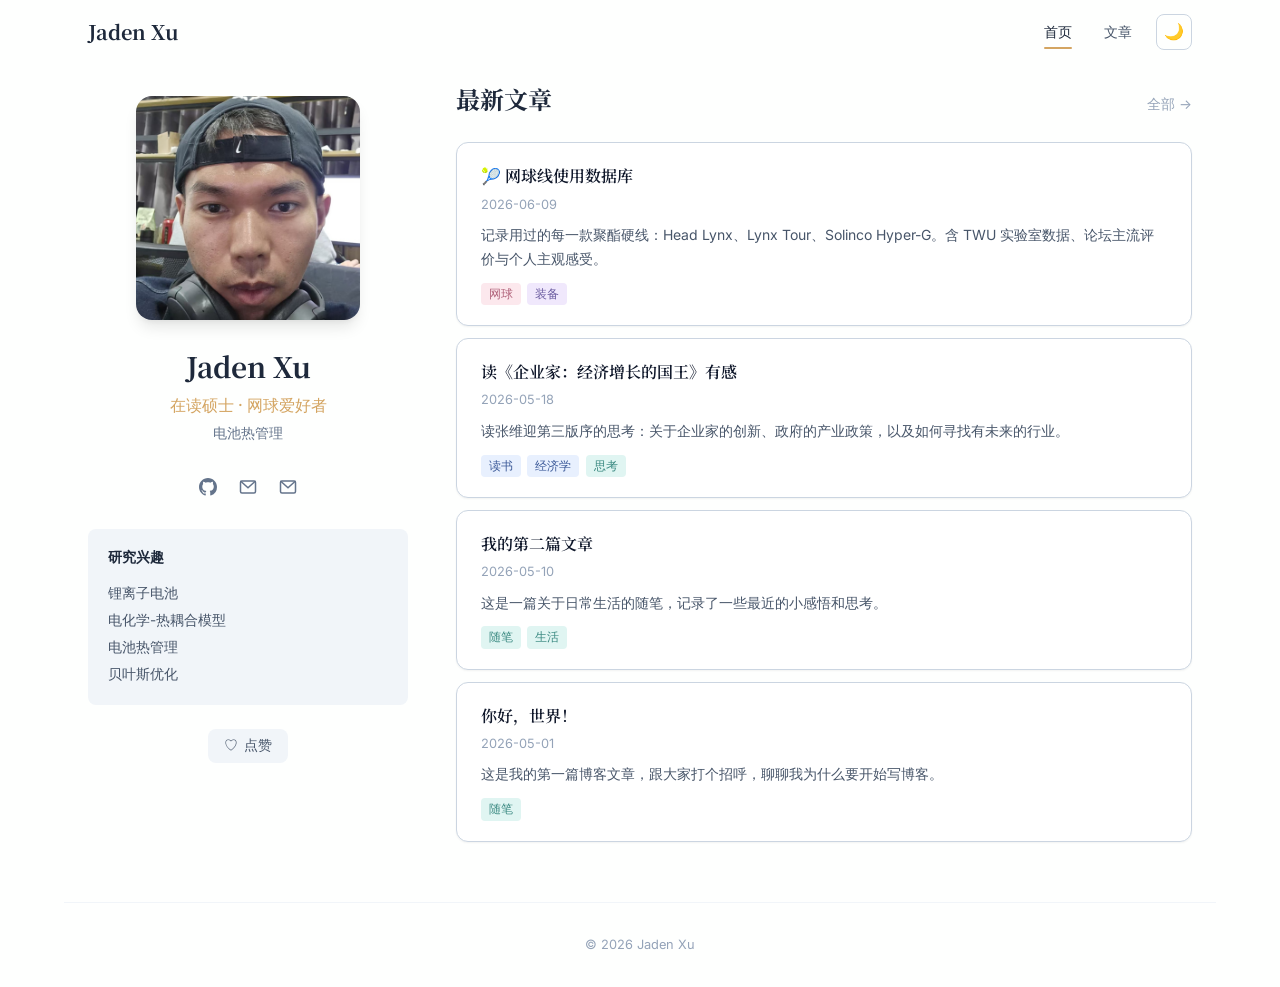
<file: index.html>
<!DOCTYPE html>
<html lang="zh-CN">
<head>
  <meta charset="UTF-8">
  <meta name="viewport" content="width=device-width, initial-scale=1.0">
  <title>Jaden Xu</title>
  <link rel="stylesheet" href="css/style.css">
  <script>if(localStorage.getItem('theme-prism')==='dark'||(!localStorage.getItem('theme-prism')&&window.matchMedia('(prefers-color-scheme:dark)').matches))document.documentElement.classList.add('dark')</script>
</head>
<body>
  <!-- 顶部导航栏 -->
  <nav class="navbar" id="navbar">
    <div class="nav-inner">
      <a href="index.html" class="nav-logo">Jaden Xu</a>
      <div class="nav-links" id="nav-links">
        <a href="index.html" class="active">首页</a>
        <a href="blog.html">文章</a>
        <button class="theme-toggle" id="theme-toggle" aria-label="切换主题">
          <span class="icon-light">☀️</span>
          <span class="icon-dark">🌙</span>
        </button>
      </div>
      <button class="hamburger" id="hamburger" aria-label="菜单">
        <svg width="20" height="20" viewBox="0 0 24 24" fill="none" stroke="currentColor" stroke-width="2">
          <line x1="4" y1="6" x2="20" y2="6"></line>
          <line x1="4" y1="12" x2="20" y2="12"></line>
          <line x1="4" y1="18" x2="20" y2="18"></line>
        </svg>
      </button>
    </div>
  </nav>

  <!-- 移动端菜单 -->
  <div class="mobile-nav" id="mobile-nav">
    <a href="index.html" class="active">首页</a>
    <a href="blog.html">文章</a>
  </div>

  <!-- 主内容区 -->
  <div class="page-content">
    <div class="layout">
      <!-- 左侧 Profile -->
      <aside class="profile">
        <div class="profile-avatar fade-in">
          <img src="images/avatar.jpg?v=2" alt="头像">
        </div>
        <div class="profile-info fade-in">
          <h1 class="profile-name">Jaden Xu</h1>
          <p class="profile-title">在读硕士 · 网球爱好者</p>
          <p class="profile-institution">电池热管理</p>
        </div>
        <div class="profile-social fade-in">
          <a href="https://github.com/xupu2846" target="_blank" title="GitHub">
            <svg width="18" height="18" viewBox="0 0 24 24" fill="currentColor"><path d="M12 0C5.37 0 0 5.37 0 12c0 5.31 3.435 9.795 8.205 11.385.6.105.825-.255.825-.57 0-.285-.015-1.23-.015-2.235-3.015.555-3.795-.735-4.035-1.41-.135-.345-.72-1.41-1.23-1.695-.42-.225-1.02-.78-.015-.795.945-.015 1.62.87 1.845 1.23 1.08 1.815 2.805 1.305 3.495.99.105-.78.42-1.305.765-1.605-2.67-.3-5.46-1.335-5.46-5.925 0-1.305.465-2.385 1.23-3.225-.12-.3-.54-1.53.12-3.18 0 0 1.005-.315 3.3 1.23.96-.27 1.98-.405 3-.405s2.04.135 3 .405c2.295-1.56 3.3-1.23 3.3-1.23.66 1.65.24 2.88.12 3.18.765.84 1.23 1.905 1.23 3.225 0 4.605-2.805 5.625-5.475 5.925.435.375.81 1.095.81 2.22 0 1.605-.015 2.895-.015 3.3 0 .315.225.69.825.57A12.02 12.02 0 0024 12c0-6.63-5.37-12-12-12z"/></svg>
          </a>
          <a href="mailto:xupu2846@gmail.com" title="Gmail">
            <svg width="18" height="18" viewBox="0 0 24 24" fill="none" stroke="currentColor" stroke-width="2"><rect x="2" y="4" width="20" height="16" rx="2"/><path d="M22 4L12 13 2 4"/></svg>
          </a>
          <a href="mailto:xupu2846@163.com" title="163 邮箱">
            <svg width="18" height="18" viewBox="0 0 24 24" fill="none" stroke="currentColor" stroke-width="2"><rect x="2" y="4" width="20" height="16" rx="2"/><path d="M22 4L12 13 2 4"/></svg>
          </a>
        </div>
        <div class="profile-interests fade-in">
          <h3>研究兴趣</h3>
          <ul>
            <li>锂离子电池</li>
            <li>电化学-热耦合模型</li>
            <li>电池热管理</li>
            <li>贝叶斯优化</li>
          </ul>
        </div>
        <div class="like-btn-wrap fade-in">
          <button class="like-btn" id="like-btn">
            <span class="like-icon">♡</span>
            <span class="like-text">点赞</span>
          </button>
        </div>
      </aside>

      <!-- 右侧内容 -->
      <main class="content-area">
        <div class="section-header fade-in">
          <h2 class="section-title">最新文章</h2>
          <a href="blog.html" class="view-all">全部 →</a>
        </div>
        <div id="recent-posts"></div>
      </main>
    </div>
  </div>

  <footer class="footer">
    <p>© 2026 Jaden Xu</p>
  </footer>

  <script src="js/theme.js"></script>
  <script src="js/blog.js"></script>
  <script>
    // 渲染最新文章
    const recentPosts = posts.slice(0, 5);
    const container = document.getElementById('recent-posts');
    if (recentPosts.length === 0) {
      container.innerHTML = '<div class="empty-state"><p>还没有文章</p></div>';
    } else {
      recentPosts.forEach((post, i) => {
        const tagsHtml = post.tags
          ? post.tags.map(t => '<span class="post-tag ' + getTagClass(t) + '">' + t + '</span>').join('')
          : '';
        const card = document.createElement('a');
        card.className = 'post-card fade-in';
        card.href = post.url;
        card.style.transitionDelay = (i * 0.1) + 's';
        card.innerHTML =
          '<h3>' + post.title + '</h3>' +
          '<div class="post-meta">' + post.date + '</div>' +
          (post.excerpt ? '<p class="post-excerpt">' + post.excerpt + '</p>' : '') +
          (tagsHtml ? '<div class="post-tags">' + tagsHtml + '</div>' : '');
        container.appendChild(card);
      });
    }

    // 淡入动画
    setTimeout(function() {
      document.querySelectorAll('.fade-in').forEach(function(el) {
        el.classList.add('visible');
      });
    }, 50);
  </script>
</body>
</html>
</file>
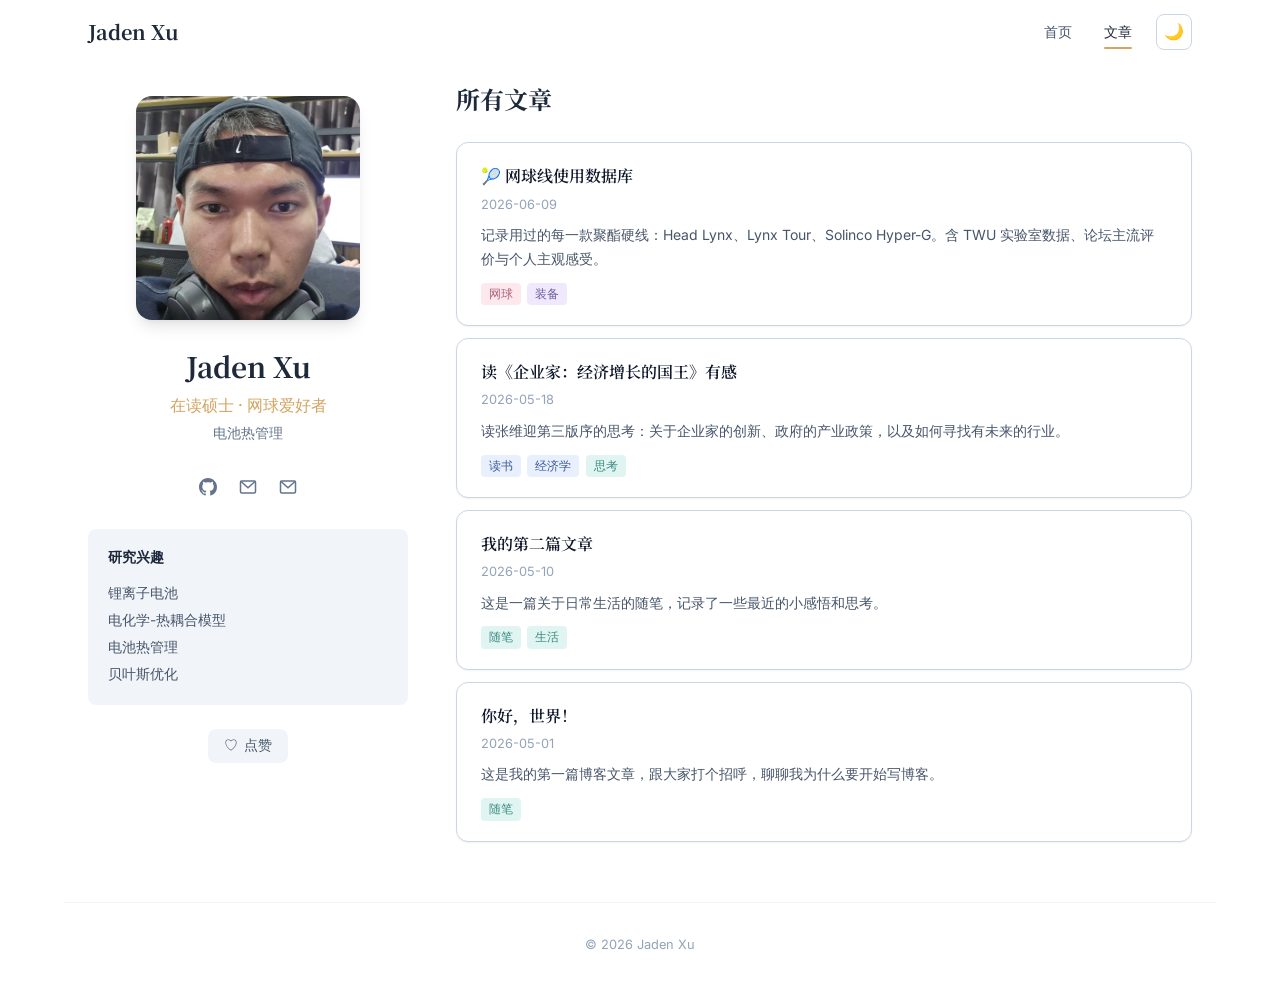
<file: blog.html>
<!DOCTYPE html>
<html lang="zh-CN">
<head>
  <meta charset="UTF-8">
  <meta name="viewport" content="width=device-width, initial-scale=1.0">
  <title>文章 - Jaden Xu</title>
  <link rel="stylesheet" href="css/style.css">
  <script>if(localStorage.getItem('theme-prism')==='dark'||(!localStorage.getItem('theme-prism')&&window.matchMedia('(prefers-color-scheme:dark)').matches))document.documentElement.classList.add('dark')</script>
</head>
<body>
  <!-- 顶部导航栏 -->
  <nav class="navbar" id="navbar">
    <div class="nav-inner">
      <a href="index.html" class="nav-logo">Jaden Xu</a>
      <div class="nav-links" id="nav-links">
        <a href="index.html">首页</a>
        <a href="blog.html" class="active">文章</a>
        <button class="theme-toggle" id="theme-toggle" aria-label="切换主题">
          <span class="icon-light">☀️</span>
          <span class="icon-dark">🌙</span>
        </button>
      </div>
      <button class="hamburger" id="hamburger" aria-label="菜单">
        <svg width="20" height="20" viewBox="0 0 24 24" fill="none" stroke="currentColor" stroke-width="2">
          <line x1="4" y1="6" x2="20" y2="6"></line>
          <line x1="4" y1="12" x2="20" y2="12"></line>
          <line x1="4" y1="18" x2="20" y2="18"></line>
        </svg>
      </button>
    </div>
  </nav>

  <!-- 移动端菜单 -->
  <div class="mobile-nav" id="mobile-nav">
    <a href="index.html">首页</a>
    <a href="blog.html" class="active">文章</a>
  </div>

  <!-- 主内容区 -->
  <div class="page-content">
    <div class="layout">
      <!-- 左侧 Profile -->
      <aside class="profile">
        <div class="profile-avatar fade-in">
          <img src="images/avatar.jpg?v=2" alt="头像">
        </div>
        <div class="profile-info fade-in">
          <h1 class="profile-name">Jaden Xu</h1>
          <p class="profile-title">在读硕士 · 网球爱好者</p>
          <p class="profile-institution">电池热管理</p>
        </div>
        <div class="profile-social fade-in">
          <a href="https://github.com/xupu2846" target="_blank" title="GitHub">
            <svg width="18" height="18" viewBox="0 0 24 24" fill="currentColor"><path d="M12 0C5.37 0 0 5.37 0 12c0 5.31 3.435 9.795 8.205 11.385.6.105.825-.255.825-.57 0-.285-.015-1.23-.015-2.235-3.015.555-3.795-.735-4.035-1.41-.135-.345-.72-1.41-1.23-1.695-.42-.225-1.02-.78-.015-.795.945-.015 1.62.87 1.845 1.23 1.08 1.815 2.805 1.305 3.495.99.105-.78.42-1.305.765-1.605-2.67-.3-5.46-1.335-5.46-5.925 0-1.305.465-2.385 1.23-3.225-.12-.3-.54-1.53.12-3.18 0 0 1.005-.315 3.3 1.23.96-.27 1.98-.405 3-.405s2.04.135 3 .405c2.295-1.56 3.3-1.23 3.3-1.23.66 1.65.24 2.88.12 3.18.765.84 1.23 1.905 1.23 3.225 0 4.605-2.805 5.625-5.475 5.925.435.375.81 1.095.81 2.22 0 1.605-.015 2.895-.015 3.3 0 .315.225.69.825.57A12.02 12.02 0 0024 12c0-6.63-5.37-12-12-12z"/></svg>
          </a>
          <a href="mailto:xupu2846@gmail.com" title="Gmail">
            <svg width="18" height="18" viewBox="0 0 24 24" fill="none" stroke="currentColor" stroke-width="2"><rect x="2" y="4" width="20" height="16" rx="2"/><path d="M22 4L12 13 2 4"/></svg>
          </a>
          <a href="mailto:xupu2846@163.com" title="163 邮箱">
            <svg width="18" height="18" viewBox="0 0 24 24" fill="none" stroke="currentColor" stroke-width="2"><rect x="2" y="4" width="20" height="16" rx="2"/><path d="M22 4L12 13 2 4"/></svg>
          </a>
        </div>
        <div class="profile-interests fade-in">
          <h3>研究兴趣</h3>
          <ul>
            <li>锂离子电池</li>
            <li>电化学-热耦合模型</li>
            <li>电池热管理</li>
            <li>贝叶斯优化</li>
          </ul>
        </div>
        <div class="like-btn-wrap fade-in">
          <button class="like-btn" id="like-btn">
            <span class="like-icon">♡</span>
            <span class="like-text">点赞</span>
          </button>
        </div>
      </aside>

      <!-- 右侧内容 -->
      <main class="content-area">
        <div class="section-header fade-in">
          <h2 class="section-title">所有文章</h2>
        </div>
        <div id="blog-list"></div>
      </main>
    </div>
  </div>

  <footer class="footer">
    <p>© 2026 Jaden Xu</p>
  </footer>

  <script src="js/theme.js"></script>
  <script src="js/blog.js"></script>
  <script>
    const container = document.getElementById('blog-list');
    if (posts.length === 0) {
      container.innerHTML = '<div class="empty-state"><p>还没有文章</p></div>';
    } else {
      posts.forEach((post, i) => {
        const tagsHtml = post.tags
          ? post.tags.map(t => '<span class="post-tag ' + getTagClass(t) + '">' + t + '</span>').join('')
          : '';
        const card = document.createElement('a');
        card.className = 'post-card fade-in';
        card.href = post.url;
        card.style.transitionDelay = (i * 0.1) + 's';
        card.innerHTML =
          '<h3>' + post.title + '</h3>' +
          '<div class="post-meta">' + post.date + '</div>' +
          (post.excerpt ? '<p class="post-excerpt">' + post.excerpt + '</p>' : '') +
          (tagsHtml ? '<div class="post-tags">' + tagsHtml + '</div>' : '');
        container.appendChild(card);
      });
    }

    setTimeout(function() {
      document.querySelectorAll('.fade-in').forEach(function(el) {
        el.classList.add('visible');
      });
    }, 50);
  </script>
</body>
</html>
</file>
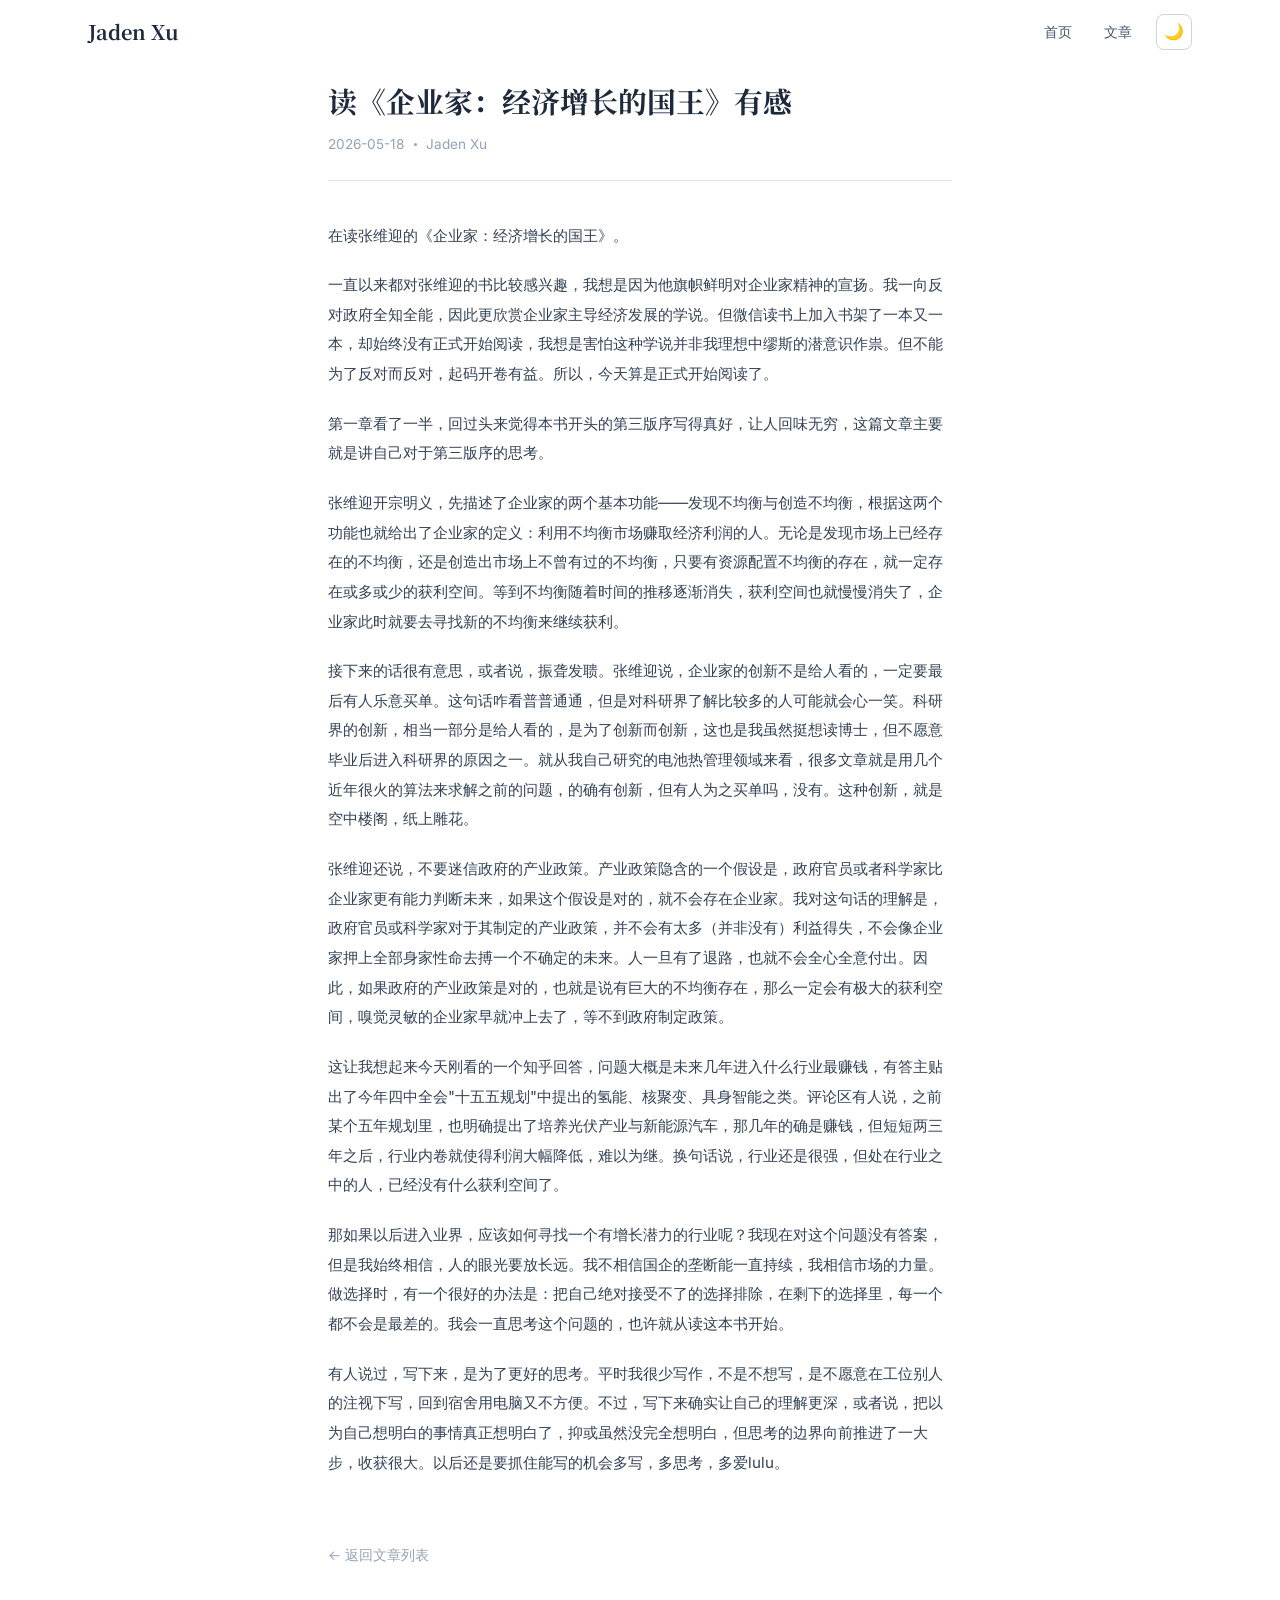
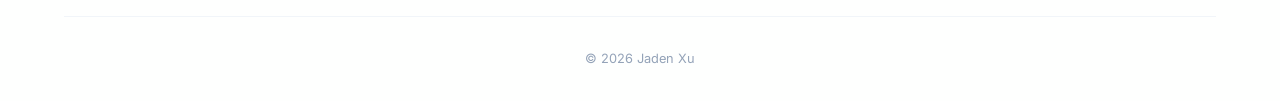
<file: posts/entrepreneur-book.html>
<!DOCTYPE html>
<html lang="zh-CN">
<head>
  <meta charset="UTF-8">
  <meta name="viewport" content="width=device-width, initial-scale=1.0">
  <title>创新不是给人看的 - Jaden Xu</title>
  <link rel="stylesheet" href="../css/style.css">
  <script>if(localStorage.getItem('theme-prism')==='dark'||(!localStorage.getItem('theme-prism')&&window.matchMedia('(prefers-color-scheme:dark)').matches))document.documentElement.classList.add('dark')</script>
</head>
<body>
  <nav class="navbar scrolled" id="navbar">
    <div class="nav-inner">
      <a href="../index.html" class="nav-logo">Jaden Xu</a>
      <div class="nav-links" id="nav-links">
        <a href="../index.html">首页</a>
        <a href="../blog.html">文章</a>
        <button class="theme-toggle" id="theme-toggle" aria-label="切换主题">
          <span class="icon-light">☀️</span>
          <span class="icon-dark">🌙</span>
        </button>
      </div>
      <button class="hamburger" id="hamburger" aria-label="菜单">
        <svg width="20" height="20" viewBox="0 0 24 24" fill="none" stroke="currentColor" stroke-width="2">
          <line x1="4" y1="6" x2="20" y2="6"></line>
          <line x1="4" y1="12" x2="20" y2="12"></line>
          <line x1="4" y1="18" x2="20" y2="18"></line>
        </svg>
      </button>
    </div>
  </nav>
  <div class="mobile-nav" id="mobile-nav">
    <a href="../index.html">首页</a>
    <a href="../blog.html">文章</a>
  </div>

  <div class="article-page">
    <article>
      <header class="article-header">
        <h1>读《企业家：经济增长的国王》有感</h1>
        <div class="article-meta">
          <span>2026-05-18</span>
          <span class="dot"></span>
          <span>Jaden Xu</span>
        </div>
      </header>

      <div class="article-content">
        <p>在读张维迎的《企业家：经济增长的国王》。</p>

        <p>一直以来都对张维迎的书比较感兴趣，我想是因为他旗帜鲜明对企业家精神的宣扬。我一向反对政府全知全能，因此更欣赏企业家主导经济发展的学说。但微信读书上加入书架了一本又一本，却始终没有正式开始阅读，我想是害怕这种学说并非我理想中缪斯的潜意识作祟。但不能为了反对而反对，起码开卷有益。所以，今天算是正式开始阅读了。</p>

        <p>第一章看了一半，回过头来觉得本书开头的第三版序写得真好，让人回味无穷，这篇文章主要就是讲自己对于第三版序的思考。</p>

        <p>张维迎开宗明义，先描述了企业家的两个基本功能——发现不均衡与创造不均衡，根据这两个功能也就给出了企业家的定义：利用不均衡市场赚取经济利润的人。无论是发现市场上已经存在的不均衡，还是创造出市场上不曾有过的不均衡，只要有资源配置不均衡的存在，就一定存在或多或少的获利空间。等到不均衡随着时间的推移逐渐消失，获利空间也就慢慢消失了，企业家此时就要去寻找新的不均衡来继续获利。</p>

        <p>接下来的话很有意思，或者说，振聋发聩。张维迎说，企业家的创新不是给人看的，一定要最后有人乐意买单。这句话咋看普普通通，但是对科研界了解比较多的人可能就会心一笑。科研界的创新，相当一部分是给人看的，是为了创新而创新，这也是我虽然挺想读博士，但不愿意毕业后进入科研界的原因之一。就从我自己研究的电池热管理领域来看，很多文章就是用几个近年很火的算法来求解之前的问题，的确有创新，但有人为之买单吗，没有。这种创新，就是空中楼阁，纸上雕花。</p>

        <p>张维迎还说，不要迷信政府的产业政策。产业政策隐含的一个假设是，政府官员或者科学家比企业家更有能力判断未来，如果这个假设是对的，就不会存在企业家。我对这句话的理解是，政府官员或科学家对于其制定的产业政策，并不会有太多（并非没有）利益得失，不会像企业家押上全部身家性命去搏一个不确定的未来。人一旦有了退路，也就不会全心全意付出。因此，如果政府的产业政策是对的，也就是说有巨大的不均衡存在，那么一定会有极大的获利空间，嗅觉灵敏的企业家早就冲上去了，等不到政府制定政策。</p>

        <p>这让我想起来今天刚看的一个知乎回答，问题大概是未来几年进入什么行业最赚钱，有答主贴出了今年四中全会"十五五规划"中提出的氢能、核聚变、具身智能之类。评论区有人说，之前某个五年规划里，也明确提出了培养光伏产业与新能源汽车，那几年的确是赚钱，但短短两三年之后，行业内卷就使得利润大幅降低，难以为继。换句话说，行业还是很强，但处在行业之中的人，已经没有什么获利空间了。</p>

        <p>那如果以后进入业界，应该如何寻找一个有增长潜力的行业呢？我现在对这个问题没有答案，但是我始终相信，人的眼光要放长远。我不相信国企的垄断能一直持续，我相信市场的力量。做选择时，有一个很好的办法是：把自己绝对接受不了的选择排除，在剩下的选择里，每一个都不会是最差的。我会一直思考这个问题的，也许就从读这本书开始。</p>

        <p>有人说过，写下来，是为了更好的思考。平时我很少写作，不是不想写，是不愿意在工位别人的注视下写，回到宿舍用电脑又不方便。不过，写下来确实让自己的理解更深，或者说，把以为自己想明白的事情真正想明白了，抑或虽然没完全想明白，但思考的边界向前推进了一大步，收获很大。以后还是要抓住能写的机会多写，多思考，多爱lulu。</p>
      </div>

      <a href="../blog.html" class="back-link">← 返回文章列表</a>
    </article>
  </div>

  <footer class="footer">
    <p>© 2026 Jaden Xu</p>
  </footer>
  <script src="../js/theme.js"></script>
</body>
</html>
</file>
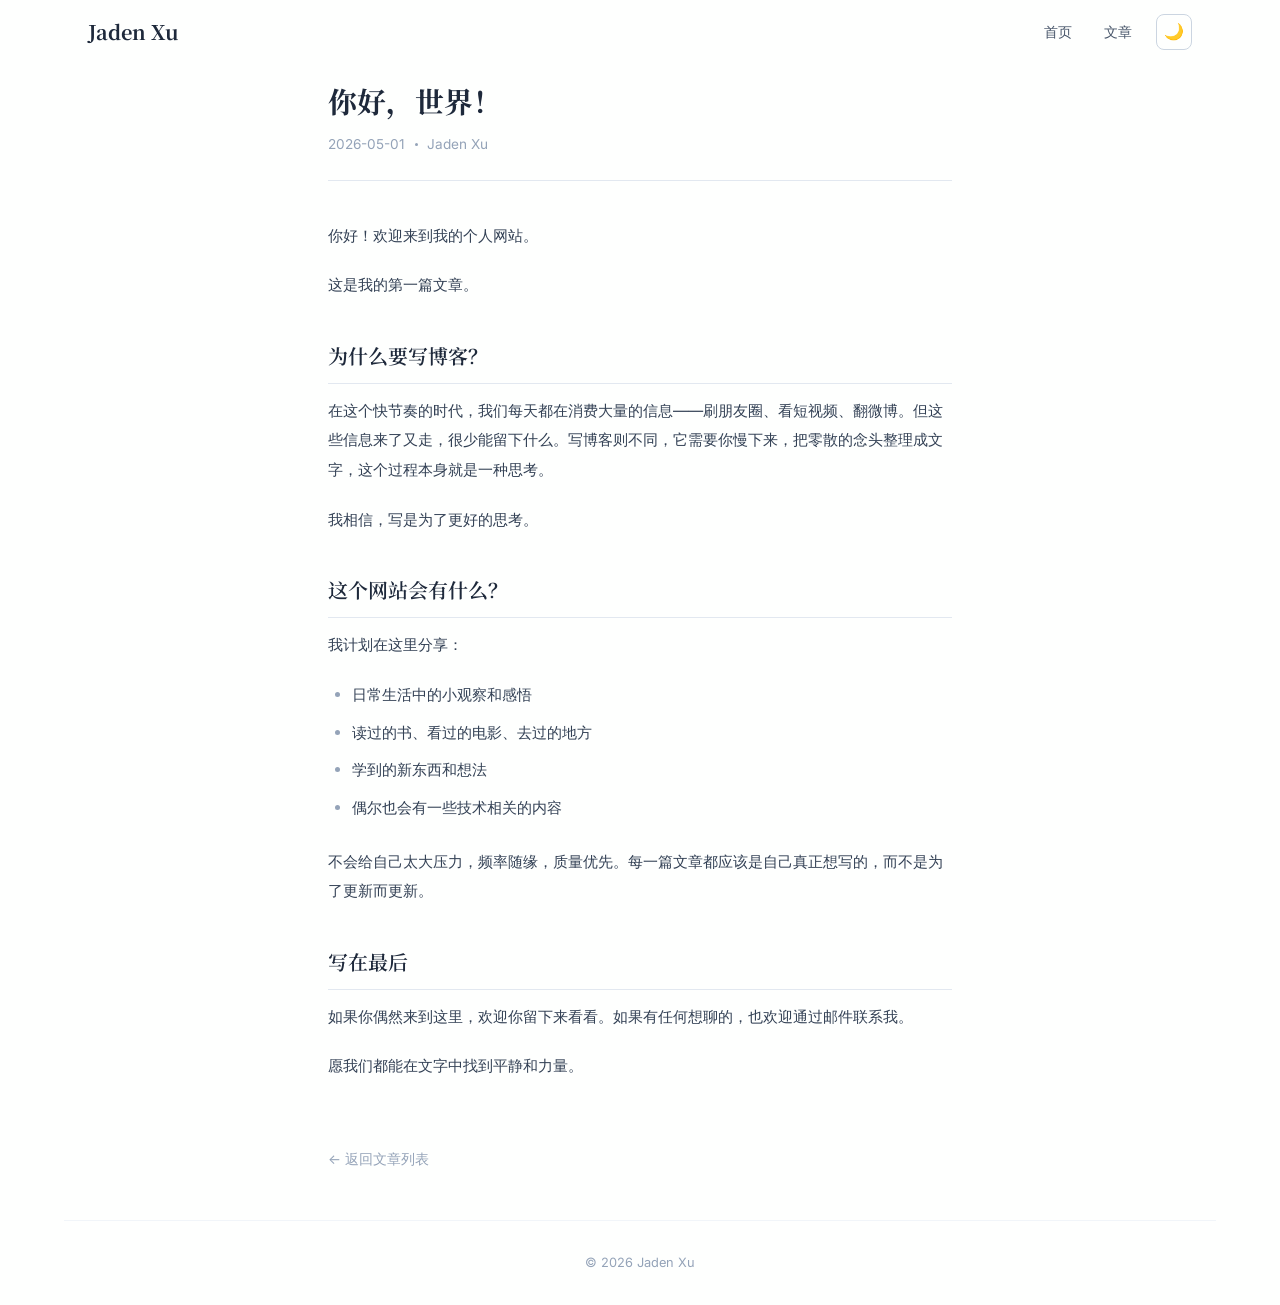
<file: posts/hello-world.html>
<!DOCTYPE html>
<html lang="zh-CN">
<head>
  <meta charset="UTF-8">
  <meta name="viewport" content="width=device-width, initial-scale=1.0">
  <title>你好，世界！ - Jaden Xu</title>
  <link rel="stylesheet" href="../css/style.css">
  <script>if(localStorage.getItem('theme-prism')==='dark'||(!localStorage.getItem('theme-prism')&&window.matchMedia('(prefers-color-scheme:dark)').matches))document.documentElement.classList.add('dark')</script>
</head>
<body>
  <nav class="navbar scrolled" id="navbar">
    <div class="nav-inner">
      <a href="../index.html" class="nav-logo">Jaden Xu</a>
      <div class="nav-links" id="nav-links">
        <a href="../index.html">首页</a>
        <a href="../blog.html">文章</a>
        <button class="theme-toggle" id="theme-toggle" aria-label="切换主题">
          <span class="icon-light">☀️</span>
          <span class="icon-dark">🌙</span>
        </button>
      </div>
      <button class="hamburger" id="hamburger" aria-label="菜单">
        <svg width="20" height="20" viewBox="0 0 24 24" fill="none" stroke="currentColor" stroke-width="2">
          <line x1="4" y1="6" x2="20" y2="6"></line>
          <line x1="4" y1="12" x2="20" y2="12"></line>
          <line x1="4" y1="18" x2="20" y2="18"></line>
        </svg>
      </button>
    </div>
  </nav>
  <div class="mobile-nav" id="mobile-nav">
    <a href="../index.html">首页</a>
    <a href="../blog.html">文章</a>
  </div>

  <div class="article-page">
    <article>
      <header class="article-header">
        <h1>你好，世界！</h1>
        <div class="article-meta">
          <span>2026-05-01</span>
          <span class="dot"></span>
          <span>Jaden Xu</span>
        </div>
      </header>

      <div class="article-content">
        <p>你好！欢迎来到我的个人网站。</p>

        <p>这是我的第一篇文章。</p>

        <h2>为什么要写博客？</h2>

        <p>在这个快节奏的时代，我们每天都在消费大量的信息——刷朋友圈、看短视频、翻微博。但这些信息来了又走，很少能留下什么。写博客则不同，它需要你慢下来，把零散的念头整理成文字，这个过程本身就是一种思考。</p>

        <p>我相信，写是为了更好的思考。</p>

        <h2>这个网站会有什么？</h2>

        <p>我计划在这里分享：</p>

        <ul>
          <li>日常生活中的小观察和感悟</li>
          <li>读过的书、看过的电影、去过的地方</li>
          <li>学到的新东西和想法</li>
          <li>偶尔也会有一些技术相关的内容</li>
        </ul>

        <p>不会给自己太大压力，频率随缘，质量优先。每一篇文章都应该是自己真正想写的，而不是为了更新而更新。</p>

        <h2>写在最后</h2>

        <p>如果你偶然来到这里，欢迎你留下来看看。如果有任何想聊的，也欢迎通过邮件联系我。</p>

        <p>愿我们都能在文字中找到平静和力量。</p>
      </div>

      <a href="../blog.html" class="back-link">← 返回文章列表</a>
    </article>
  </div>

  <footer class="footer">
    <p>© 2026 Jaden Xu</p>
  </footer>
  <script src="../js/theme.js"></script>
</body>
</html>
</file>
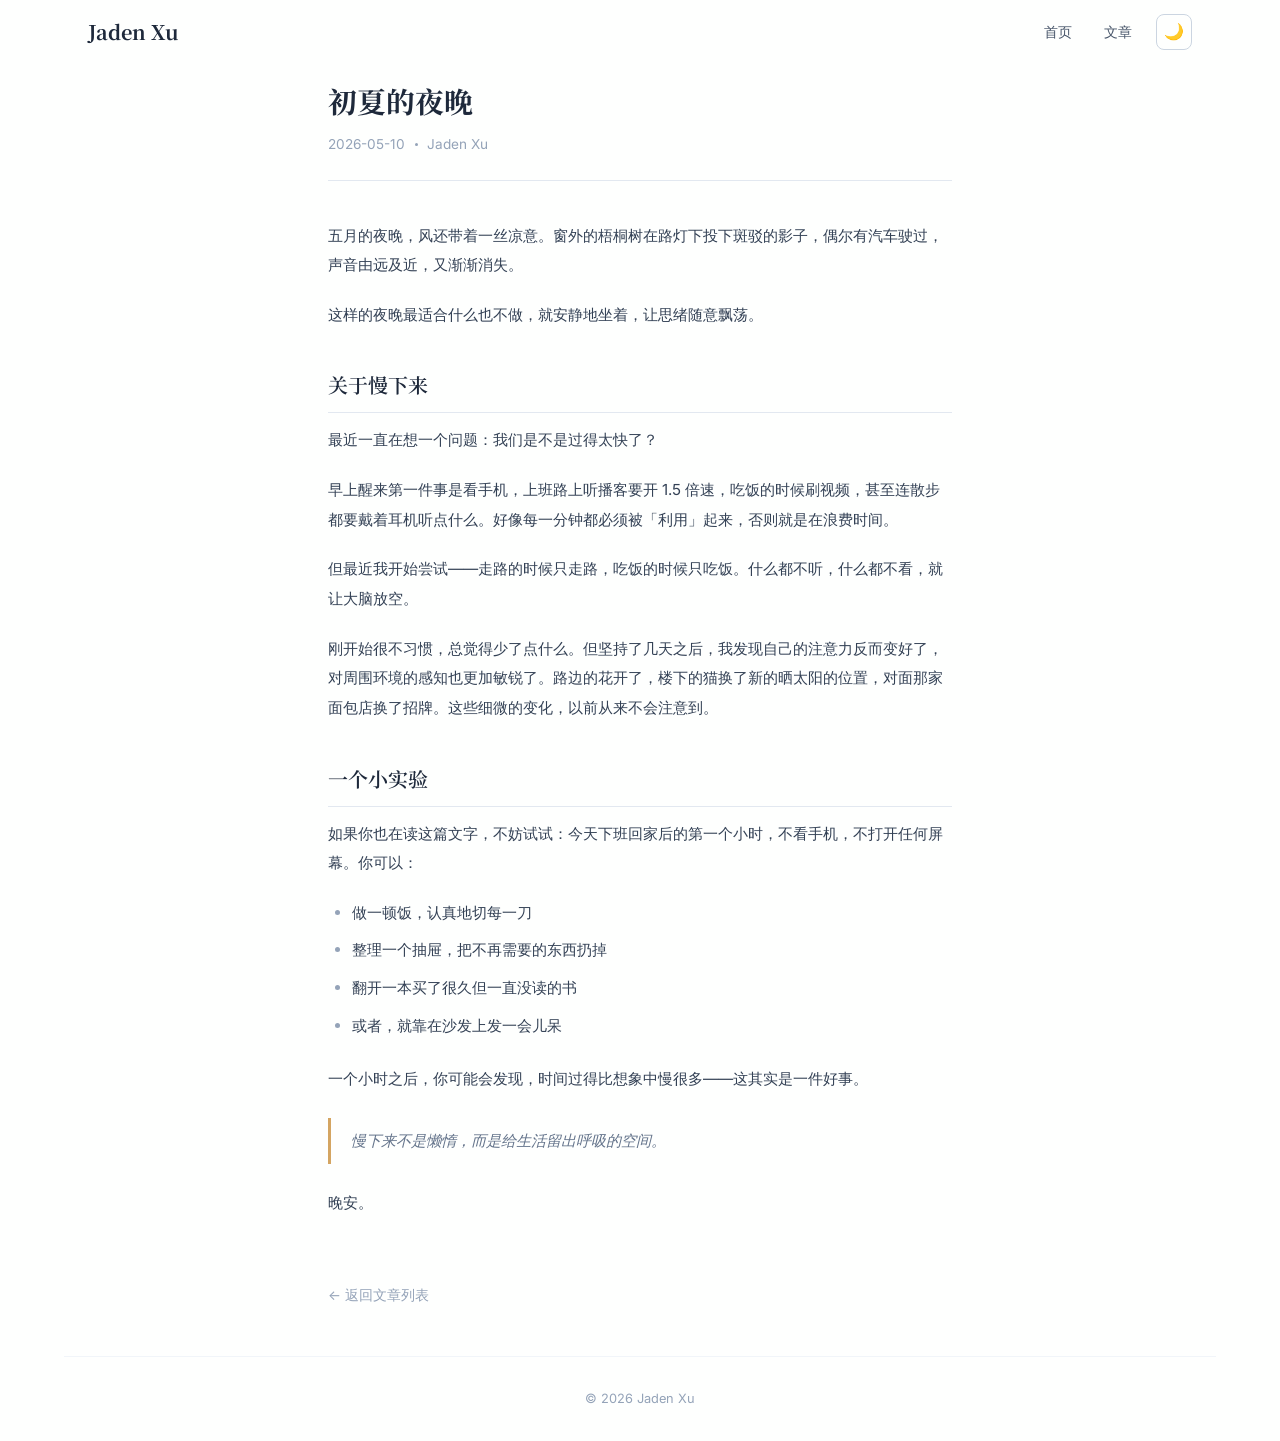
<file: posts/my-second-post.html>
<!DOCTYPE html>
<html lang="zh-CN">
<head>
  <meta charset="UTF-8">
  <meta name="viewport" content="width=device-width, initial-scale=1.0">
  <title>初夏的夜晚 - Jaden Xu</title>
  <link rel="stylesheet" href="../css/style.css">
  <script>if(localStorage.getItem('theme-prism')==='dark'||(!localStorage.getItem('theme-prism')&&window.matchMedia('(prefers-color-scheme:dark)').matches))document.documentElement.classList.add('dark')</script>
</head>
<body>
  <nav class="navbar scrolled" id="navbar">
    <div class="nav-inner">
      <a href="../index.html" class="nav-logo">Jaden Xu</a>
      <div class="nav-links" id="nav-links">
        <a href="../index.html">首页</a>
        <a href="../blog.html">文章</a>
        <button class="theme-toggle" id="theme-toggle" aria-label="切换主题">
          <span class="icon-light">☀️</span>
          <span class="icon-dark">🌙</span>
        </button>
      </div>
      <button class="hamburger" id="hamburger" aria-label="菜单">
        <svg width="20" height="20" viewBox="0 0 24 24" fill="none" stroke="currentColor" stroke-width="2">
          <line x1="4" y1="6" x2="20" y2="6"></line>
          <line x1="4" y1="12" x2="20" y2="12"></line>
          <line x1="4" y1="18" x2="20" y2="18"></line>
        </svg>
      </button>
    </div>
  </nav>
  <div class="mobile-nav" id="mobile-nav">
    <a href="../index.html">首页</a>
    <a href="../blog.html">文章</a>
  </div>

  <div class="article-page">
    <article>
      <header class="article-header">
        <h1>初夏的夜晚</h1>
        <div class="article-meta">
          <span>2026-05-10</span>
          <span class="dot"></span>
          <span>Jaden Xu</span>
        </div>
      </header>

      <div class="article-content">
        <p>五月的夜晚，风还带着一丝凉意。窗外的梧桐树在路灯下投下斑驳的影子，偶尔有汽车驶过，声音由远及近，又渐渐消失。</p>

        <p>这样的夜晚最适合什么也不做，就安静地坐着，让思绪随意飘荡。</p>

        <h2>关于慢下来</h2>

        <p>最近一直在想一个问题：我们是不是过得太快了？</p>

        <p>早上醒来第一件事是看手机，上班路上听播客要开 1.5 倍速，吃饭的时候刷视频，甚至连散步都要戴着耳机听点什么。好像每一分钟都必须被「利用」起来，否则就是在浪费时间。</p>

        <p>但最近我开始尝试——走路的时候只走路，吃饭的时候只吃饭。什么都不听，什么都不看，就让大脑放空。</p>

        <p>刚开始很不习惯，总觉得少了点什么。但坚持了几天之后，我发现自己的注意力反而变好了，对周围环境的感知也更加敏锐了。路边的花开了，楼下的猫换了新的晒太阳的位置，对面那家面包店换了招牌。这些细微的变化，以前从来不会注意到。</p>

        <h2>一个小实验</h2>

        <p>如果你也在读这篇文字，不妨试试：今天下班回家后的第一个小时，不看手机，不打开任何屏幕。你可以：</p>

        <ul>
          <li>做一顿饭，认真地切每一刀</li>
          <li>整理一个抽屉，把不再需要的东西扔掉</li>
          <li>翻开一本买了很久但一直没读的书</li>
          <li>或者，就靠在沙发上发一会儿呆</li>
        </ul>

        <p>一个小时之后，你可能会发现，时间过得比想象中慢很多——这其实是一件好事。</p>

        <blockquote>
          慢下来不是懒惰，而是给生活留出呼吸的空间。
        </blockquote>

        <p>晚安。</p>
      </div>

      <a href="../blog.html" class="back-link">← 返回文章列表</a>
    </article>
  </div>

  <footer class="footer">
    <p>© 2026 Jaden Xu</p>
  </footer>
  <script src="../js/theme.js"></script>
</body>
</html>
</file>
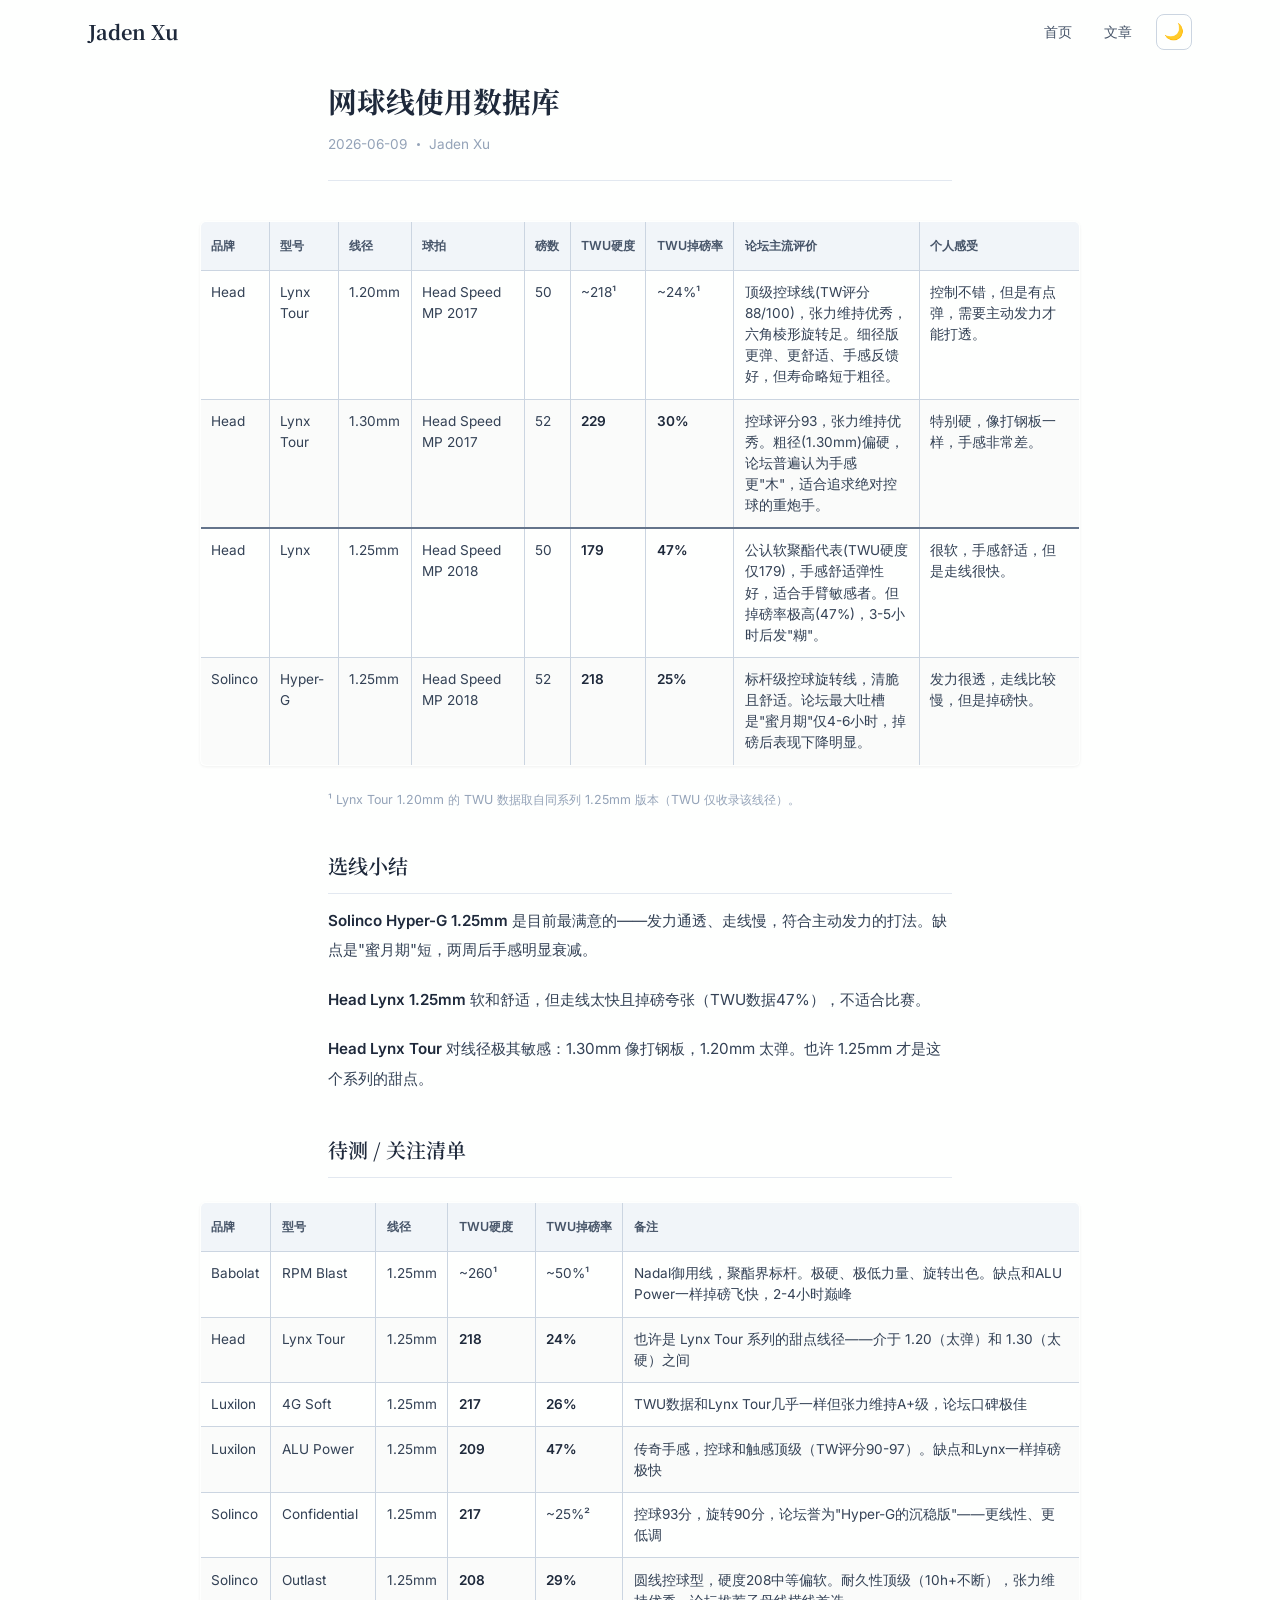
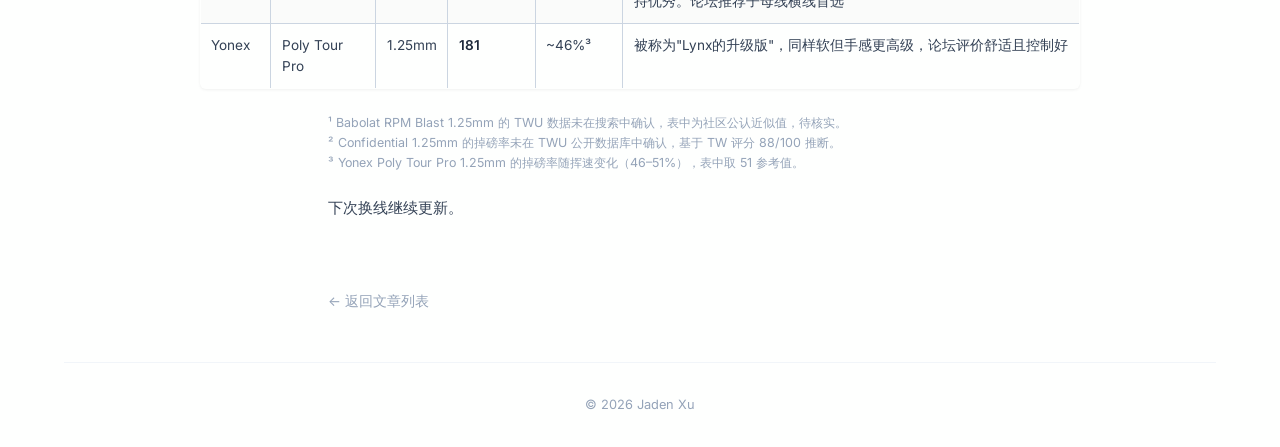
<file: posts/tennis-strings.html>
<!DOCTYPE html>
<html lang="zh-CN">
<head>
  <meta charset="UTF-8">
  <meta name="viewport" content="width=device-width, initial-scale=1.0">
  <title>网球线使用数据库 - Jaden Xu</title>
  <link rel="stylesheet" href="../css/style.css">
  <script>if(localStorage.getItem('theme-prism')==='dark'||(!localStorage.getItem('theme-prism')&&window.matchMedia('(prefers-color-scheme:dark)').matches))document.documentElement.classList.add('dark')</script>
</head>
<body>
  <nav class="navbar scrolled" id="navbar">
    <div class="nav-inner">
      <a href="../index.html" class="nav-logo">Jaden Xu</a>
      <div class="nav-links" id="nav-links">
        <a href="../index.html">首页</a>
        <a href="../blog.html">文章</a>
        <button class="theme-toggle" id="theme-toggle" aria-label="切换主题">
          <span class="icon-light">☀️</span>
          <span class="icon-dark">🌙</span>
        </button>
      </div>
      <button class="hamburger" id="hamburger" aria-label="菜单">
        <svg width="20" height="20" viewBox="0 0 24 24" fill="none" stroke="currentColor" stroke-width="2">
          <line x1="4" y1="6" x2="20" y2="6"></line>
          <line x1="4" y1="12" x2="20" y2="12"></line>
          <line x1="4" y1="18" x2="20" y2="18"></line>
        </svg>
      </button>
    </div>
  </nav>
  <div class="mobile-nav" id="mobile-nav">
    <a href="../index.html">首页</a>
    <a href="../blog.html">文章</a>
  </div>

  <div class="article-page">
    <article>
      <header class="article-header">
        <h1>网球线使用数据库</h1>
        <div class="article-meta">
          <span>2026-06-09</span>
          <span class="dot"></span>
          <span>Jaden Xu</span>
        </div>
      </header>

      <div class="article-content">
        

        <table class="table-wide">
          <thead>
            <tr>
              <th style="width:6%">品牌</th>
              <th style="width:8%">型号</th>
              <th style="width:5%">线径</th>
              <th style="width:15%">球拍</th>
              <th style="width:5%">磅数</th>
              <th style="width:7%">TWU硬度</th>
              <th style="width:7%">TWU掉磅率</th>
              
              
              <th style="width:25%">论坛主流评价</th>
              <th style="width:22%">个人感受</th>
            </tr>
          </thead>
          <tbody>
            <!-- Head Speed MP 2017 -->
            <tr>
              <td>Head</td>
              <td>Lynx Tour</td>
              <td>1.20mm</td>
              <td>Head Speed MP 2017</td>
              <td>50</td>
              <td>~218¹</td>
              <td>~24%¹</td>
              
              
              <td>顶级控球线(TW评分88/100)，张力维持优秀，六角棱形旋转足。细径版更弹、更舒适、手感反馈好，但寿命略短于粗径。</td>
              <td>控制不错，但是有点弹，需要主动发力才能打透。</td>
            </tr>
            <tr class="racquet-sep">
              <td>Head</td>
              <td>Lynx Tour</td>
              <td>1.30mm</td>
              <td>Head Speed MP 2017</td>
              <td>52</td>
              <td><strong>229</strong></td>
              <td><strong>30%</strong></td>
              
              
              <td>控球评分93，张力维持优秀。粗径(1.30mm)偏硬，论坛普遍认为手感更"木"，适合追求绝对控球的重炮手。</td>
              <td>特别硬，像打钢板一样，手感非常差。</td>
            </tr>

            <!-- Head Speed MP 2018 -->
            <tr>
              <td>Head</td>
              <td>Lynx</td>
              <td>1.25mm</td>
              <td>Head Speed MP 2018</td>
              <td>50</td>
              <td><strong>179</strong></td>
              <td><strong>47%</strong></td>
              
              
              <td>公认软聚酯代表(TWU硬度仅179)，手感舒适弹性好，适合手臂敏感者。但掉磅率极高(47%)，3-5小时后发"糊"。</td>
              <td>很软，手感舒适，但是走线很快。</td>
            </tr>
            <tr>
              <td>Solinco</td>
              <td>Hyper-G</td>
              <td>1.25mm</td>
              <td>Head Speed MP 2018</td>
              <td>52</td>
              <td><strong>218</strong></td>
              <td><strong>25%</strong></td>
              
              
              <td>标杆级控球旋转线，清脆且舒适。论坛最大吐槽是"蜜月期"仅4-6小时，掉磅后表现下降明显。</td>
              <td>发力很透，走线比较慢，但是掉磅快。</td>
            </tr>
          </tbody>
        </table>

<p class="table-note">¹ Lynx Tour 1.20mm 的 TWU 数据取自同系列 1.25mm 版本（TWU 仅收录该线径）。</p>

        <h2>选线小结</h2>
        <p><strong>Solinco Hyper-G 1.25mm</strong> 是目前最满意的——发力通透、走线慢，符合主动发力的打法。缺点是"蜜月期"短，两周后手感明显衰减。</p>
        <p><strong>Head Lynx 1.25mm</strong> 软和舒适，但走线太快且掉磅夸张（TWU数据47%），不适合比赛。</p>
        <p><strong>Head Lynx Tour</strong> 对线径极其敏感：1.30mm 像打钢板，1.20mm 太弹。也许 1.25mm 才是这个系列的甜点。</p>

        <h2>待测 / 关注清单</h2>

        <table class="table-wide">
          <thead>
            <tr>
              <th style="width:8%">品牌</th>
              <th style="width:12%">型号</th>
              <th style="width:6%">线径</th>
              <th style="width:10%">TWU硬度</th>
              <th style="width:10%">TWU掉磅率</th>
              <th style="width:54%">备注</th>
            </tr>
          </thead>
          <tbody>
            <tr>
              <td>Babolat</td>
              <td>RPM Blast</td>
              <td>1.25mm</td>
              <td>~260¹</td>
              <td>~50%¹</td>
              <td>Nadal御用线，聚酯界标杆。极硬、极低力量、旋转出色。缺点和ALU Power一样掉磅飞快，2-4小时巅峰</td>
            </tr>
            <tr>
              <td>Head</td>
              <td>Lynx Tour</td>
              <td>1.25mm</td>
              <td><strong>218</strong></td>
              <td><strong>24%</strong></td>
              <td>也许是 Lynx Tour 系列的甜点线径——介于 1.20（太弹）和 1.30（太硬）之间</td>
            </tr>
            <tr>
              <td>Luxilon</td>
              <td>4G Soft</td>
              <td>1.25mm</td>
              <td><strong>217</strong></td>
              <td><strong>26%</strong></td>
              <td>TWU数据和Lynx Tour几乎一样但张力维持A+级，论坛口碑极佳</td>
            </tr>
            <tr>
              <td>Luxilon</td>
              <td>ALU Power</td>
              <td>1.25mm</td>
              <td><strong>209</strong></td>
              <td><strong>47%</strong></td>
              <td>传奇手感，控球和触感顶级（TW评分90-97）。缺点和Lynx一样掉磅极快</td>
            </tr>
            <tr>
              <td>Solinco</td>
              <td>Confidential</td>
              <td>1.25mm</td>
              <td><strong>217</strong></td>
              <td>~25%²</td>
              <td>控球93分，旋转90分，论坛誉为"Hyper-G的沉稳版"——更线性、更低调</td>
            </tr>
            <tr>
              <td>Solinco</td>
              <td>Outlast</td>
              <td>1.25mm</td>
              <td><strong>208</strong></td>
              <td><strong>29%</strong></td>
              <td>圆线控球型，硬度208中等偏软。耐久性顶级（10h+不断），张力维持优秀。论坛推荐子母线横线首选</td>
            </tr>
            <tr>
              <td>Yonex</td>
              <td>Poly Tour Pro</td>
              <td>1.25mm</td>
              <td><strong>181</strong></td>
              <td>~46%³</td>
              <td>被称为"Lynx的升级版"，同样软但手感更高级，论坛评价舒适且控制好</td>
            </tr>
          </tbody>
        </table>

        <p class="table-note">¹ Babolat RPM Blast 1.25mm 的 TWU 数据未在搜索中确认，表中为社区公认近似值，待核实。<br>² Confidential 1.25mm 的掉磅率未在 TWU 公开数据库中确认，基于 TW 评分 88/100 推断。<br>³ Yonex Poly Tour Pro 1.25mm 的掉磅率随挥速变化（46–51%），表中取 51 参考值。</p>

        <p>下次换线继续更新。</p>
      </div>

      <a href="../blog.html" class="back-link">← 返回文章列表</a>
    </article>
  </div>

  <footer class="footer">
    <p>© 2026 Jaden Xu</p>
  </footer>
  <script src="../js/theme.js"></script>
</body>
</html>
</file>
<file: css/style.css>
/* ===== PRISM-inspired design system ===== */

@import url('https://fonts.googleapis.com/css2?family=Inter:wght@400;500;600;700&family=Noto+Serif+SC:wght@400;600;700&display=swap');

/* ===== Light theme ===== */
:root {
  --background: #fefffe;
  --foreground: #0f172a;
  --primary: #1e293b;
  --primary-light: #334155;
  --accent: #d4a562;
  --accent-light: #e4b976;
  --accent-dark: #b8914d;

  --neutral-50: #f8fafc;
  --neutral-100: #f1f5f9;
  --neutral-200: #e2e8f0;
  --neutral-300: #cbd5e1;
  --neutral-400: #94a3b8;
  --neutral-500: #64748b;
  --neutral-600: #475569;
  --neutral-700: #334155;
  --neutral-800: #1e293b;
  --neutral-900: #0f172a;

  --font-sans: 'Inter', -apple-system, BlinkMacSystemFont, 'Segoe UI', 'PingFang SC', 'Microsoft YaHei', sans-serif;
  --font-serif: 'Noto Serif SC', 'Songti SC', STSong, Georgia, serif;

  --shadow-sm: 0 1px 2px 0 rgba(0, 0, 0, 0.05);
  --shadow: 0 1px 3px 0 rgba(0, 0, 0, 0.1), 0 1px 2px 0 rgba(0, 0, 0, 0.06);
  --shadow-md: 0 4px 6px -1px rgba(0, 0, 0, 0.1), 0 2px 4px -1px rgba(0, 0, 0, 0.06);
  --shadow-lg: 0 10px 15px -3px rgba(0, 0, 0, 0.1), 0 4px 6px -2px rgba(0, 0, 0, 0.05);

  --radius-sm: 0.5rem;
  --radius: 0.75rem;
  --radius-lg: 1rem;
  --radius-xl: 1.5rem;
}

/* ===== Dark theme ===== */
.dark {
  --background: #0f172a;
  --foreground: #f8fafc;
  --primary: #f8fafc;
  --primary-light: #e2e8f0;
  --accent: #e4b976;
  --accent-light: #f0c674;
  --accent-dark: #d4a562;

  --neutral-50: #0f172a;
  --neutral-100: #1e293b;
  --neutral-200: #334155;
  --neutral-300: #475569;
  --neutral-400: #64748b;
  --neutral-500: #94a3b8;
  --neutral-600: #cbd5e1;
  --neutral-700: #e2e8f0;
  --neutral-800: #f1f5f9;
  --neutral-900: #f8fafc;

  --shadow-sm: 0 1px 2px rgba(0, 0, 0, 0.3);
  --shadow: 0 1px 3px rgba(0, 0, 0, 0.4);
  --shadow-md: 0 4px 6px rgba(0, 0, 0, 0.4);
  --shadow-lg: 0 10px 15px rgba(0, 0, 0, 0.5);
}

/* ===== Selection ===== */
::selection {
  background: rgba(212, 165, 98, 0.25);
  color: var(--foreground);
}

.dark ::selection {
  background: rgba(228, 185, 118, 0.3);
  color: var(--foreground);
}

/* ===== Scrollbar ===== */
::-webkit-scrollbar { width: 8px; }
::-webkit-scrollbar-track { background: var(--neutral-100); }
::-webkit-scrollbar-thumb { background: var(--neutral-300); border-radius: 4px; }
::-webkit-scrollbar-thumb:hover { background: var(--neutral-400); }

.dark ::-webkit-scrollbar-track { background: var(--neutral-800); }
.dark ::-webkit-scrollbar-thumb { background: var(--neutral-600); }
.dark ::-webkit-scrollbar-thumb:hover { background: var(--neutral-500); }

/* ===== Reset ===== */
*, *::before, *::after {
  margin: 0;
  padding: 0;
  box-sizing: border-box;
}

html {
  scroll-behavior: smooth;
  background: var(--background);
}

:focus-visible {
  outline: 2px solid var(--accent);
  outline-offset: 2px;
  border-radius: 2px;
}

body {
  font-family: var(--font-sans);
  font-size: 16px;
  color: var(--foreground);
  background: var(--background);
  line-height: 1.6;
  -webkit-font-smoothing: antialiased;
  -moz-osx-font-smoothing: grayscale;
}

/* ===== Top Navigation ===== */
.navbar {
  position: fixed;
  top: 0;
  left: 0;
  right: 0;
  z-index: 50;
  height: 64px;
  display: flex;
  align-items: center;
  transition: all 0.3s ease;
}

.navbar.scrolled {
  background: rgba(254, 255, 254, 0.8);
  backdrop-filter: blur(20px);
  -webkit-backdrop-filter: blur(20px);
  border-bottom: 1px solid rgba(226, 232, 240, 0.5);
  box-shadow: var(--shadow-lg);
}

.dark .navbar.scrolled {
  background: rgba(15, 23, 42, 0.8);
  border-bottom: 1px solid rgba(51, 65, 85, 0.5);
}

.nav-inner {
  max-width: 72rem;
  margin: 0 auto;
  padding: 0 1.5rem;
  width: 100%;
  display: flex;
  justify-content: space-between;
  align-items: center;
}

.nav-logo {
  font-family: var(--font-serif);
  font-size: 1.25rem;
  font-weight: 700;
  color: var(--primary);
  text-decoration: none;
  transition: color 0.2s;
}

.nav-logo:hover {
  color: var(--accent);
}

.nav-links {
  display: flex;
  align-items: center;
  gap: 0.5rem;
}

.nav-links a {
  position: relative;
  padding: 0.5rem 0.75rem;
  font-size: 0.875rem;
  font-weight: 500;
  color: var(--neutral-600);
  text-decoration: none;
  border-radius: var(--radius-sm);
  transition: color 0.15s;
}

.nav-links a:hover,
.nav-links a.active {
  color: var(--primary);
}

.nav-links a.active::after {
  content: '';
  position: absolute;
  bottom: 2px;
  left: 0.75rem;
  right: 0.75rem;
  height: 2px;
  background: var(--accent);
  border-radius: 1px;
}

/* Nav indicator pill */
.nav-indicator {
  position: absolute;
  height: 2px;
  background: var(--accent);
  border-radius: 1px;
  bottom: 2px;
  transition: left 0.3s ease, width 0.3s ease;
}

/* Theme toggle in nav */
.theme-toggle {
  width: 36px;
  height: 36px;
  border-radius: var(--radius-sm);
  border: 1px solid var(--neutral-300);
  background: transparent;
  cursor: pointer;
  display: flex;
  align-items: center;
  justify-content: center;
  font-size: 1rem;
  transition: all 0.2s;
  margin-left: 0.25rem;
  color: var(--neutral-600);
}

.theme-toggle:hover {
  border-color: var(--neutral-300);
  background: var(--neutral-50);
}

.dark .theme-toggle {
  border-color: var(--neutral-700);
  color: var(--neutral-400);
}

.dark .theme-toggle:hover {
  background: var(--neutral-100);
  border-color: var(--neutral-500);
}

.theme-toggle .icon-light { display: none; }
.theme-toggle .icon-dark  { display: inline; }

.dark .theme-toggle .icon-light { display: inline; }
.dark .theme-toggle .icon-dark  { display: none; }

/* Hamburger */
.hamburger {
  display: none;
  width: 36px;
  height: 36px;
  border-radius: var(--radius-sm);
  border: none;
  background: transparent;
  cursor: pointer;
  align-items: center;
  justify-content: center;
  color: var(--neutral-600);
}

.hamburger:hover {
  background: var(--neutral-100);
}

/* Mobile nav */
.mobile-nav {
  display: none;
  position: fixed;
  top: 64px;
  left: 0;
  right: 0;
  background: rgba(254, 255, 254, 0.95);
  backdrop-filter: blur(20px);
  border-bottom: 1px solid var(--neutral-200);
  padding: 0.75rem 1.5rem;
  z-index: 49;
}

.dark .mobile-nav {
  background: rgba(15, 23, 42, 0.95);
  border-bottom: 1px solid var(--neutral-700);
}

.mobile-nav.open {
  display: block;
}

.mobile-nav a {
  display: block;
  padding: 0.6rem 0;
  font-size: 0.95rem;
  font-weight: 500;
  color: var(--neutral-700);
  text-decoration: none;
  border-radius: var(--radius-sm);
  transition: color 0.15s;
}

.dark .mobile-nav a {
  color: var(--neutral-300);
}

.mobile-nav a:hover,
.mobile-nav a.active {
  color: var(--primary);
}

/* ===== Main Layout ===== */
.page-content {
  max-width: 72rem;
  margin: 0 auto;
  padding: 80px 1.5rem 3rem;
}

.layout {
  display: grid;
  grid-template-columns: 320px 1fr;
  gap: 3rem;
  align-items: start;
}

/* ===== Profile Sidebar ===== */
.profile {
  position: sticky;
  top: 96px;
}

.profile-avatar {
  width: 224px;
  height: 224px;
  border-radius: var(--radius-lg);
  overflow: hidden;
  box-shadow: var(--shadow-lg);
  transition: all 0.3s ease;
  margin: 0 auto 1.5rem;
}

.profile-avatar:hover {
  transform: scale(1.03);
  box-shadow: 0 25px 50px -12px rgba(0, 0, 0, 0.25);
}

.dark .profile-avatar:hover {
  box-shadow: 0 25px 50px -12px rgba(0, 0, 0, 0.5);
}

.profile-avatar img {
  width: 100%;
  height: 100%;
  object-fit: cover;
  object-position: 32% center;
}

.profile-info {
  text-align: center;
  margin-bottom: 1.5rem;
}

.profile-name {
  font-family: var(--font-serif);
  font-size: 1.75rem;
  font-weight: 700;
  color: var(--primary);
  margin-bottom: 0.25rem;
}

.profile-title {
  font-size: 1rem;
  font-weight: 500;
  color: var(--accent);
  margin-bottom: 0.25rem;
}

.profile-institution {
  font-size: 0.875rem;
  color: var(--neutral-500);
}

/* Social icons */
.profile-social {
  display: flex;
  justify-content: center;
  gap: 0.25rem;
  margin-bottom: 1.5rem;
}

.profile-social a {
  display: flex;
  align-items: center;
  justify-content: center;
  width: 36px;
  height: 36px;
  border-radius: var(--radius-sm);
  color: var(--neutral-500);
  text-decoration: none;
  transition: all 0.2s;
  font-size: 1rem;
}

.profile-social a:hover {
  color: var(--accent);
  background: var(--neutral-100);
}

.dark .profile-social a:hover {
  background: var(--neutral-100);
}

/* Interests card */
.profile-interests {
  background: var(--neutral-100);
  border-radius: var(--radius-sm);
  padding: 1rem 1.25rem;
  margin-bottom: 1.5rem;
  transition: all 0.3s ease;
}

.dark .profile-interests {
  background: var(--neutral-100);
}

.profile-interests:hover {
  box-shadow: var(--shadow-md);
  transform: scale(1.02);
}

.profile-interests h3 {
  font-size: 0.9rem;
  font-weight: 600;
  color: var(--primary);
  margin-bottom: 0.75rem;
}

.profile-interests ul {
  list-style: none;
  font-size: 0.85rem;
  color: var(--neutral-600);
  line-height: 2;
}

.dark .profile-interests ul {
  color: var(--neutral-400);
}

/* Like button */
.like-btn-wrap {
  display: flex;
  justify-content: center;
}

.like-btn {
  display: inline-flex;
  align-items: center;
  gap: 0.4rem;
  padding: 0.5rem 1rem;
  border-radius: var(--radius-sm);
  font-size: 0.85rem;
  font-weight: 500;
  border: none;
  cursor: pointer;
  transition: all 0.2s;
  background: var(--neutral-100);
  color: var(--neutral-600);
}

.dark .like-btn {
  background: var(--neutral-100);
  color: var(--neutral-400);
}

.like-btn:hover {
  background: #fef2f2;
  color: #dc2626;
}

.dark .like-btn:hover {
  background: rgba(220, 38, 38, 0.15);
  color: #f87171;
}

.like-btn.liked {
  background: #fef2f2;
  color: #dc2626;
}

.dark .like-btn.liked {
  background: rgba(220, 38, 38, 0.15);
  color: #f87171;
}

/* ===== Content Area ===== */
.content-area {
  min-width: 0;
}

.section-header {
  display: flex;
  justify-content: space-between;
  align-items: baseline;
  margin-bottom: 1.5rem;
}

.section-title {
  font-family: var(--font-serif);
  font-size: 1.5rem;
  font-weight: 700;
  color: var(--primary);
}

.view-all {
  font-size: 0.85rem;
  color: var(--neutral-400);
  text-decoration: none;
  transition: color 0.15s;
}

.view-all:hover {
  color: var(--accent);
}

/* ===== Post Cards ===== */
.post-card {
  display: block;
  padding: 1.25rem 1.5rem;
  margin-bottom: 0.75rem;
  background: #fff;
  border: 1px solid var(--neutral-300);
  border-radius: var(--radius);
  text-decoration: none;
  color: inherit;
  transition: all 0.25s ease;
  box-shadow: var(--shadow-sm);
}

.dark .post-card {
  background: var(--neutral-100);
  border-color: rgba(148, 163, 184, 0.24);
}

.post-card:hover {
  border-color: var(--neutral-300);
  box-shadow: var(--shadow-md);
  transform: translateX(4px);
}

.dark .post-card:hover {
  border-color: var(--neutral-500);
}

.post-card h3 {
  font-size: 1rem;
  font-weight: 600;
  margin-bottom: 0.35rem;
  transition: color 0.2s;
  font-family: var(--font-serif);
}

.post-card:hover h3 {
  color: var(--accent-dark);
}

.post-card .post-meta {
  font-size: 0.8rem;
  color: var(--neutral-400);
  margin-bottom: 0.3rem;
}

.post-card .post-excerpt {
  font-size: 0.875rem;
  color: var(--neutral-600);
  margin-top: 0.5rem;
  line-height: 1.7;
}

.post-card .post-tags {
  display: flex;
  gap: 0.4rem;
  margin-top: 0.75rem;
}

.post-tag {
  font-size: 0.72rem;
  padding: 2px 8px;
  border-radius: 4px;
  font-weight: 500;
}

/* Tag colors */
.tag-blue   { color: #3b5998; background: #e8f0fe; }
.tag-pink   { color: #b0627a; background: #fce8ed; }
.tag-amber  { color: #9a7b3a; background: #fef7e0; }
.tag-purple { color: #6b5ca0; background: #f0e8fc; }
.tag-teal   { color: #3b8a82; background: #e0f5f2; }
.tag-orange { color: #9a6a3b; background: #fdf0e0; }
.tag-gray   { color: #5a5a5a; background: #f2f2f2; }

.dark .tag-blue   { color: #93b8f5; background: #1e2d47; }
.dark .tag-pink   { color: #e89aaa; background: #3d1f28; }
.dark .tag-amber  { color: #d4b06a; background: #3d3220; }
.dark .tag-purple { color: #b09aed; background: #2a2240; }
.dark .tag-teal   { color: #6fc4bc; background: #1d3532; }
.dark .tag-orange { color: #d4a56a; background: #3d2c1e; }
.dark .tag-gray   { color: #a1a1aa; background: #3f3f46; }

/* ===== Article detail page ===== */
.article-page {
  max-width: 42rem;
  margin: 0 auto;
  padding: 80px 1.5rem 3rem;
}

.article-header {
  margin-bottom: 2.5rem;
  padding-bottom: 1.5rem;
  border-bottom: 1px solid var(--neutral-200);
}

.dark .article-header {
  border-bottom-color: var(--neutral-700);
}

.article-header h1 {
  font-family: var(--font-serif);
  font-size: 1.8rem;
  font-weight: 700;
  line-height: 1.45;
  color: var(--primary);
  margin-bottom: 0.75rem;
}

.article-header .article-meta {
  display: flex;
  align-items: center;
  gap: 0.6rem;
  font-size: 0.85rem;
  color: var(--neutral-400);
}

.article-header .article-meta .dot {
  width: 3px;
  height: 3px;
  border-radius: 50%;
  background: var(--neutral-400);
}

.article-content {
  font-size: 0.95rem;
  line-height: 1.95;
  color: var(--neutral-700);
}

.dark .article-content {
  color: var(--neutral-700);
}

.article-content p {
  margin-bottom: 1.25rem;
}

.article-content h2 {
  font-family: var(--font-serif);
  font-size: 1.25rem;
  font-weight: 600;
  color: var(--primary);
  margin: 2.25rem 0 0.75rem;
  padding-bottom: 0.5rem;
  border-bottom: 1px solid var(--neutral-200);
}

.dark .article-content h2 {
  border-bottom-color: var(--neutral-800);
}

.article-content h3 {
  font-family: var(--font-serif);
  font-size: 1.05rem;
  font-weight: 600;
  color: var(--primary);
  margin: 1.6rem 0 0.5rem;
}

.article-content blockquote {
  border-left: 3px solid var(--accent);
  padding: 0.5rem 0 0.5rem 1.25rem;
  margin: 1.5rem 0;
  color: var(--neutral-500);
  font-style: italic;
}

.article-content ul,
.article-content ol {
  margin: 0.75rem 0 1.5rem 1.5rem;
}

.article-content li {
  margin-bottom: 0.5rem;
}

.article-content li::marker {
  color: var(--neutral-400);
}

.article-content hr {
  border: none;
  border-top: 1px solid var(--neutral-200);
  margin: 2rem 0;
}

.article-content a {
  color: var(--accent-dark);
  font-weight: 500;
  text-decoration: none;
  transition: all 0.2s;
  border-radius: 2px;
}

.article-content a:hover {
  background: rgba(212, 165, 98, 0.1);
}

.dark .article-content a:hover {
  background: rgba(228, 185, 118, 0.15);
}

.article-content strong {
  font-weight: 600;
  color: var(--primary);
}

.article-content code {
  background: var(--neutral-100);
  padding: 0.12em 0.4em;
  border-radius: 4px;
  font-size: 0.88em;
  font-family: 'SF Mono', 'Fira Code', Consolas, monospace;
  color: var(--neutral-700);
}

.dark .article-content code {
  background: var(--neutral-100);
  color: var(--neutral-300);
}

.article-content pre {
  background: var(--neutral-100);
  padding: 1rem 1.25rem;
  border-radius: var(--radius);
  border: 1px solid var(--neutral-300);
  overflow-x: auto;
  margin: 1.5rem 0;
  font-size: 0.85rem;
  line-height: 1.7;
}

.dark .article-content pre {
  background: var(--neutral-100);
  border-color: var(--neutral-700);
}

.article-content pre code {
  background: none;
  padding: 0;
}

.back-link {
  display: inline-block;
  margin-top: 3rem;
  font-size: 0.85rem;
  color: var(--neutral-400);
  text-decoration: none;
  transition: color 0.15s;
}

.back-link:hover {
  color: var(--accent);
}

/* ===== Article Table ===== */
.article-content table {
  width: 100%;
  border-collapse: collapse;
  font-size: 0.85rem;
  margin: 1.5rem 0;
  overflow: hidden;
  border-radius: 6px;
  box-shadow: 0 1px 3px rgba(0,0,0,0.06);
  border: 1px solid var(--neutral-300);
}
.dark .article-content table {
  border-color: var(--neutral-400);
}

/* wider table: extend beyond article column on large screens */
@media (min-width: 900px) {
  .article-content table.table-wide {
    width: calc(100% + 16rem);
    margin-left: -8rem;
    margin-right: -8rem;
  }
}

.article-content thead {
  background: var(--neutral-100);
}
.dark .article-content thead {
  background: var(--neutral-200);
}

.article-content thead th {
  padding: 0.75rem 0.65rem;
  text-align: left;
  font-weight: 600;
  font-size: 0.78rem;
  color: var(--neutral-600);
  white-space: nowrap;
  border: 1px solid var(--neutral-300);
}
.dark .article-content thead th {
  color: var(--neutral-600);
  border-color: var(--neutral-400);
}

.article-content tbody td {
  padding: 0.7rem 0.65rem;
  border: 1px solid var(--neutral-300);
  vertical-align: top;
  line-height: 1.55;
  color: var(--neutral-700);
}
.dark .article-content tbody td {
  color: var(--neutral-700);
  border-color: var(--neutral-400);
}

.article-content tbody tr:nth-child(even) {
  background: rgba(0,0,0,0.015);
}
.dark .article-content tbody tr:nth-child(even) {
  background: rgba(255,255,255,0.025);
}
.article-content tbody tr:hover {
  background: rgba(0,0,0,0.04);
}
.dark .article-content tbody tr:hover {
  background: rgba(255,255,255,0.06);
}

/* racquet grouping separator */
.article-content tbody tr.racquet-sep td {
  border-bottom: 2px solid var(--neutral-500);
}
.dark .article-content tbody tr.racquet-sep td {
  border-bottom-color: var(--neutral-300);
}

/* table footnote */
.table-note {
  font-size: 0.78rem;
  color: var(--neutral-400);
  margin-top: 0.5rem;
  line-height: 1.6;
}
.dark .table-note {
  color: var(--neutral-500);
}

/* responsive: scroll on narrow screens */
@media (max-width: 768px) {
  .article-content table {
    font-size: 0.75rem;
    display: block;
    overflow-x: auto;
    -webkit-overflow-scrolling: touch;
    white-space: nowrap;
  }
  .article-content thead th,
  .article-content tbody td {
    padding: 0.5rem 0.5rem;
  }
}
/* ===== Footer ===== */
.footer {
  max-width: 72rem;
  margin: 0 auto;
  padding: 2rem 1.5rem;
  text-align: center;
  color: var(--neutral-400);
  font-size: 0.8rem;
  border-top: 1px solid var(--neutral-100);
}

.dark .footer {
  border-top-color: var(--neutral-800);
}

/* ===== Empty state ===== */
.empty-state {
  text-align: center;
  padding: 3rem 0;
  color: var(--neutral-400);
  font-size: 0.9rem;
}

/* ===== Fade-in animation ===== */
.fade-in {
  opacity: 0;
  transform: translateY(20px);
  transition: opacity 0.6s ease, transform 0.6s ease;
}

.fade-in.visible {
  opacity: 1;
  transform: translateY(0);
}

/* ===== Responsive ===== */
@media (max-width: 768px) {
  .nav-links a {
    display: none;
  }

  .hamburger {
    display: flex;
  }

  .layout {
    grid-template-columns: 1fr;
    gap: 2rem;
  }

  .profile {
    position: static;
    text-align: center;
  }

  .profile-avatar {
    width: 160px;
    height: 160px;
    margin: 0 auto 1.5rem;
  }

  .profile-name {
    font-size: 1.5rem;
  }

  .page-content {
    padding-top: 72px;
  }

  .article-header h1 {
    font-size: 1.4rem;
  }

  .article-content {
    font-size: 0.92rem;
  }
}
</file>
